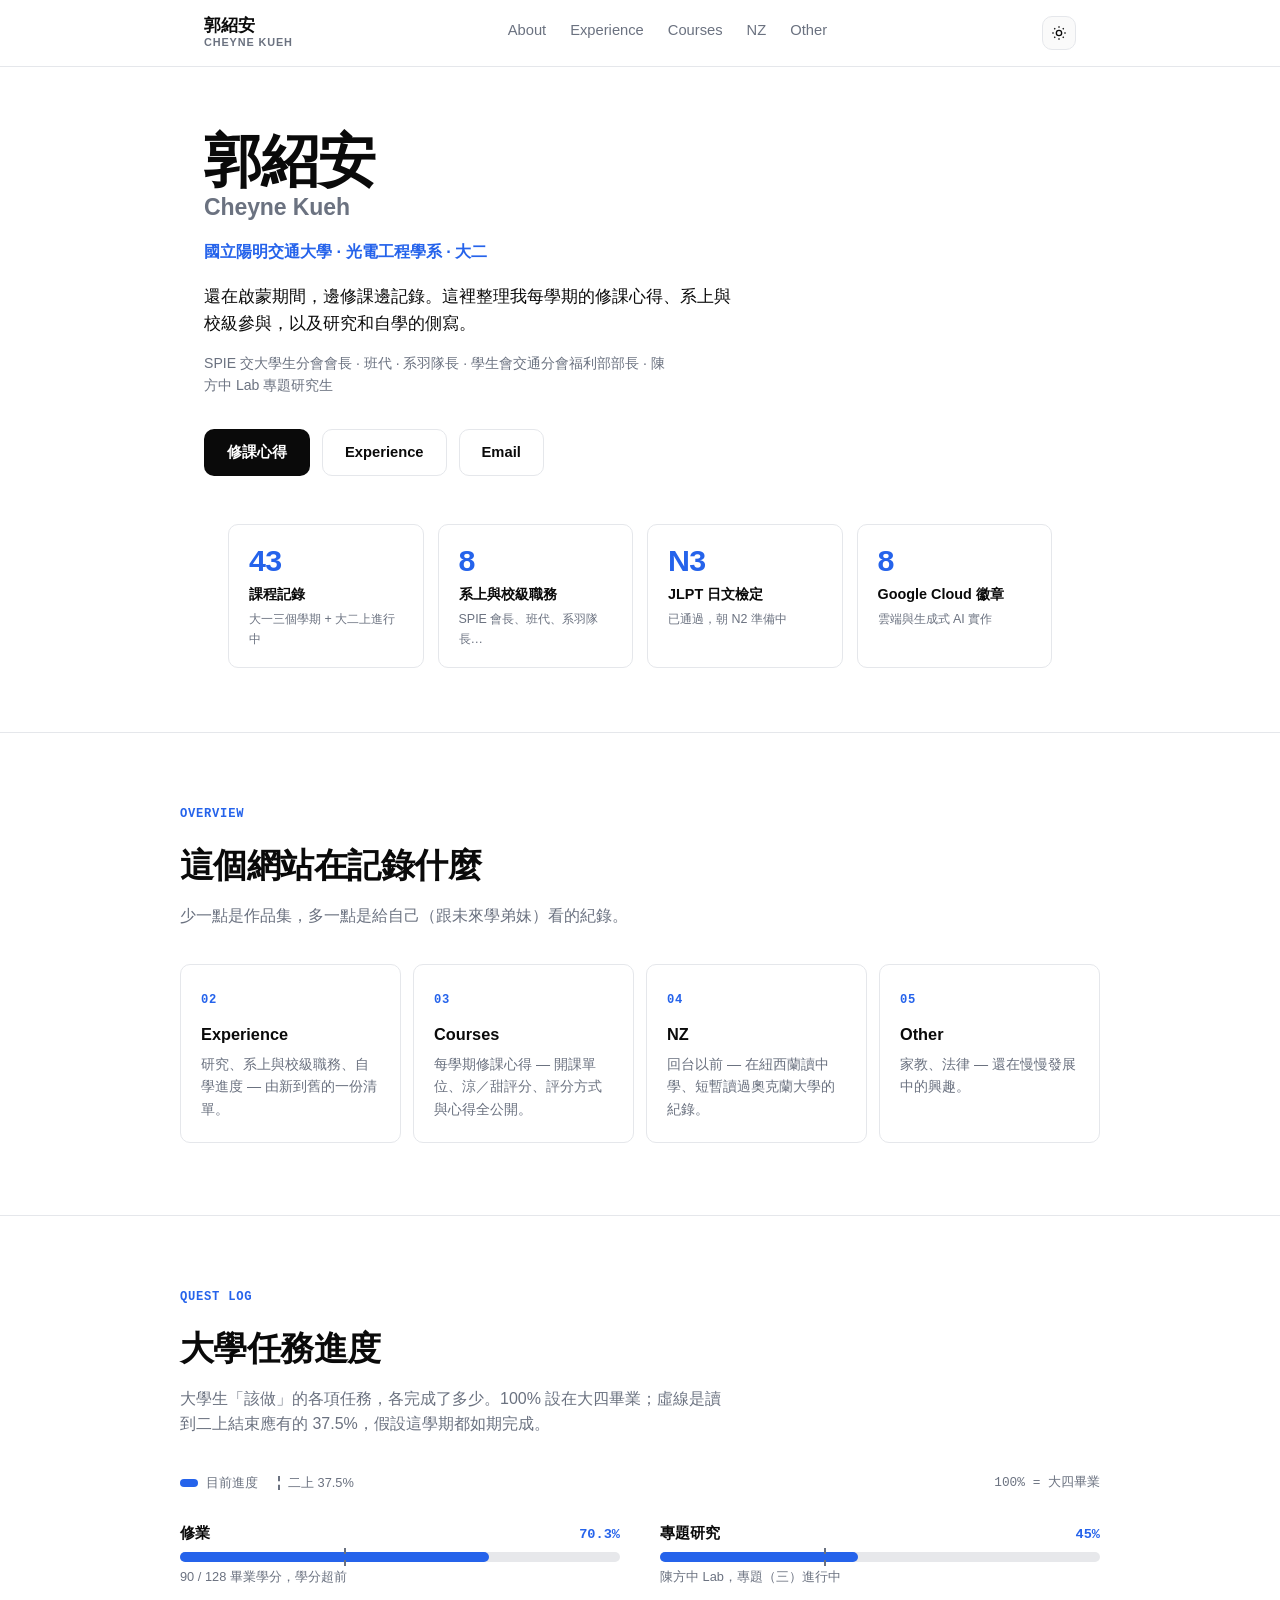
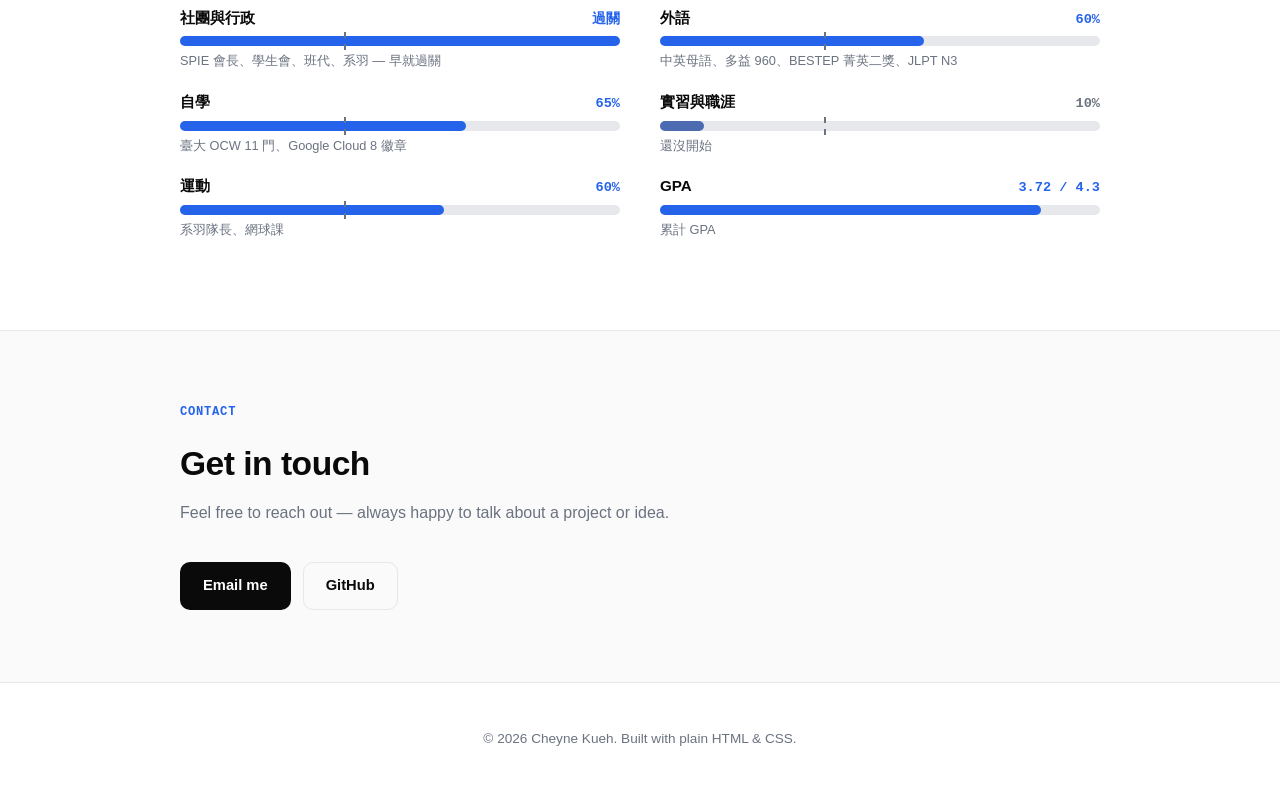
<file: index.html>
<!DOCTYPE html>
<html lang="zh-Hant">
<head>
<meta charset="UTF-8">
<meta name="viewport" content="width=device-width, initial-scale=1.0">
<title>Cheyne Kueh</title>
<meta name="description" content="Cheyne Kueh — NYCU 光電工程學系. 修課心得、系上與校級參與、研究與自學進度，每學期更新。">
<link rel="icon" type="image/png" href="favicon.png">
<link rel="apple-touch-icon" href="apple-touch-icon.png">
<link rel="stylesheet" href="style.css?v=202611200125">
</head>
<body data-page="about">

<div id="nav-mount"></div>

<main id="top">

  <section class="hero">
    <div class="hero-inner reveal">
      <h1>郭紹安<span class="hero-name-en">Cheyne Kueh</span></h1>
      <p class="hero-role">國立陽明交通大學 · 光電工程學系 · 大二</p>
      <p class="hero-lead">還在啟蒙期間，邊修課邊記錄。這裡整理我每學期的修課心得、系上與校級參與，以及研究和自學的側寫。</p>
      <p class="hero-affil">SPIE 交大學生分會會長 · 班代 · 系羽隊長 · 學生會交通分會福利部部長 · 陳方中 Lab 專題研究生</p>
      <div class="hero-actions">
        <a href="courses.html" class="btn btn-primary">修課心得</a>
        <a href="experience.html" class="btn btn-ghost">Experience</a>
        <a href="mailto:cheyneleokueh@gmail.com" class="btn btn-ghost">Email</a>
      </div>
    </div>

    <div class="stat-grid reveal" id="heroStats"></div>
  </section>

  <section class="section">
    <div class="section-inner">
      <p class="eyebrow reveal">OVERVIEW</p>
      <h2 class="reveal">這個網站在記錄什麼</h2>
      <p class="section-sub reveal">少一點是作品集，多一點是給自己（跟未來學弟妹）看的紀錄。</p>

      <div class="overview-grid">
        <a href="experience.html" class="overview-card reveal">
          <span class="overview-num">02</span>
          <h3>Experience</h3>
          <p>研究、系上與校級職務、自學進度 — 由新到舊的一份清單。</p>
        </a>
        <a href="courses.html" class="overview-card reveal">
          <span class="overview-num">03</span>
          <h3>Courses</h3>
          <p>每學期修課心得 — 開課單位、涼／甜評分、評分方式與心得全公開。</p>
        </a>
        <a href="nz.html" class="overview-card reveal">
          <span class="overview-num">04</span>
          <h3>NZ</h3>
          <p>回台以前 — 在紐西蘭讀中學、短暫讀過奧克蘭大學的紀錄。</p>
        </a>
        <a href="other.html" class="overview-card reveal">
          <span class="overview-num">05</span>
          <h3>Other</h3>
          <p>家教、法律 — 還在慢慢發展中的興趣。</p>
        </a>
      </div>
    </div>
  </section>

  <section class="section">
    <div class="section-inner">
      <p class="eyebrow reveal">QUEST LOG</p>
      <h2 class="reveal">大學任務進度</h2>
      <p class="section-sub reveal">大學生「該做」的各項任務，各完成了多少。100% 設在大四畢業；虛線是讀到二上結束應有的 37.5%，假設這學期都如期完成。</p>
      <div class="quest-log reveal" id="questLog"></div>
    </div>
  </section>

  <section class="section section-alt">
    <div class="section-inner contact-inner">
      <p class="eyebrow reveal">CONTACT</p>
      <h2 class="reveal">Get in touch</h2>
      <p class="section-sub reveal">Feel free to reach out — always happy to talk about a project or idea.</p>
      <div class="contact-links reveal">
        <a href="mailto:cheyneleokueh@gmail.com" class="btn btn-primary">Email me</a>
        <a href="https://github.com/cheyneleokueh" target="_blank" rel="noopener" class="btn btn-ghost">GitHub</a>
      </div>
    </div>
  </section>

</main>

<div id="footer-mount"></div>

<script src="data.js?v=202611200125"></script>
<script src="partials.js?v=202611200125"></script>
<script src="script.js?v=202611200125"></script>
</body>
</html>
</file>
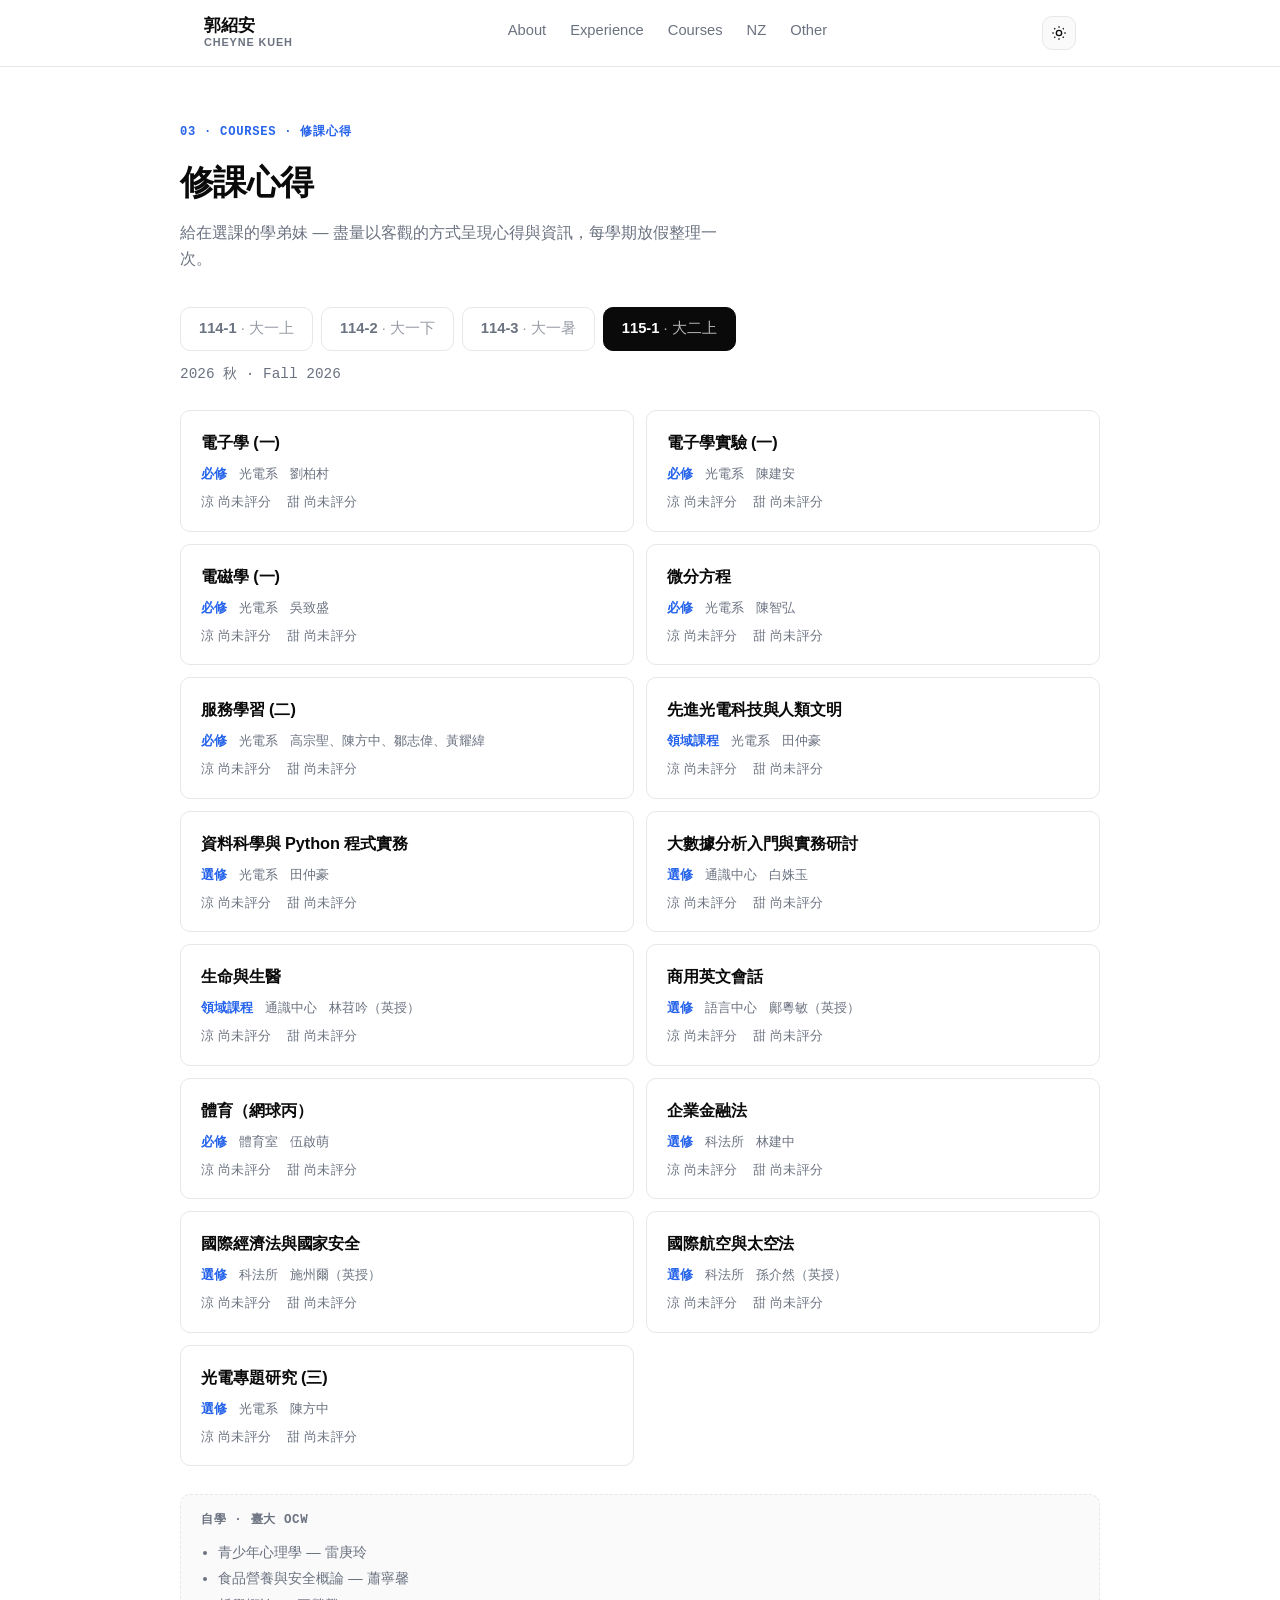
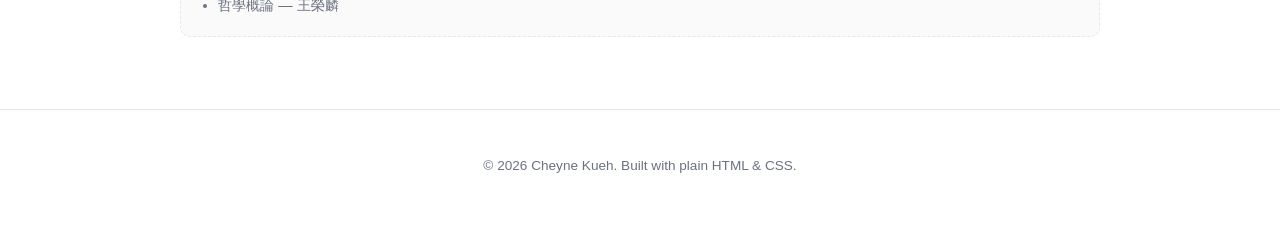
<file: courses.html>
<!DOCTYPE html>
<html lang="zh-Hant">
<head>
<meta charset="UTF-8">
<meta name="viewport" content="width=device-width, initial-scale=1.0">
<title>Courses — Cheyne Kueh</title>
<meta name="description" content="Cheyne Kueh — 修課心得，給在選課的學弟妹。">
<link rel="icon" type="image/png" href="favicon.png">
<link rel="apple-touch-icon" href="apple-touch-icon.png">
<link rel="stylesheet" href="style.css?v=202611200125">
</head>
<body data-page="courses">

<div id="nav-mount"></div>

<main>
  <section class="section section-top">
    <div class="section-inner">
      <p class="eyebrow reveal">03 · COURSES · 修課心得</p>
      <h2 class="reveal">修課心得</h2>
      <p class="section-sub reveal">給在選課的學弟妹 — 盡量以客觀的方式呈現心得與資訊，每學期放假整理一次。</p>

      <div class="term-tabs reveal" id="termTabs" role="tablist"></div>
      <div id="courseTerms"></div>
    </div>
  </section>
</main>

<div id="footer-mount"></div>

<script src="data.js?v=202611200125"></script>
<script src="partials.js?v=202611200125"></script>
<script src="script.js?v=202611200125"></script>
</body>
</html>
</file>
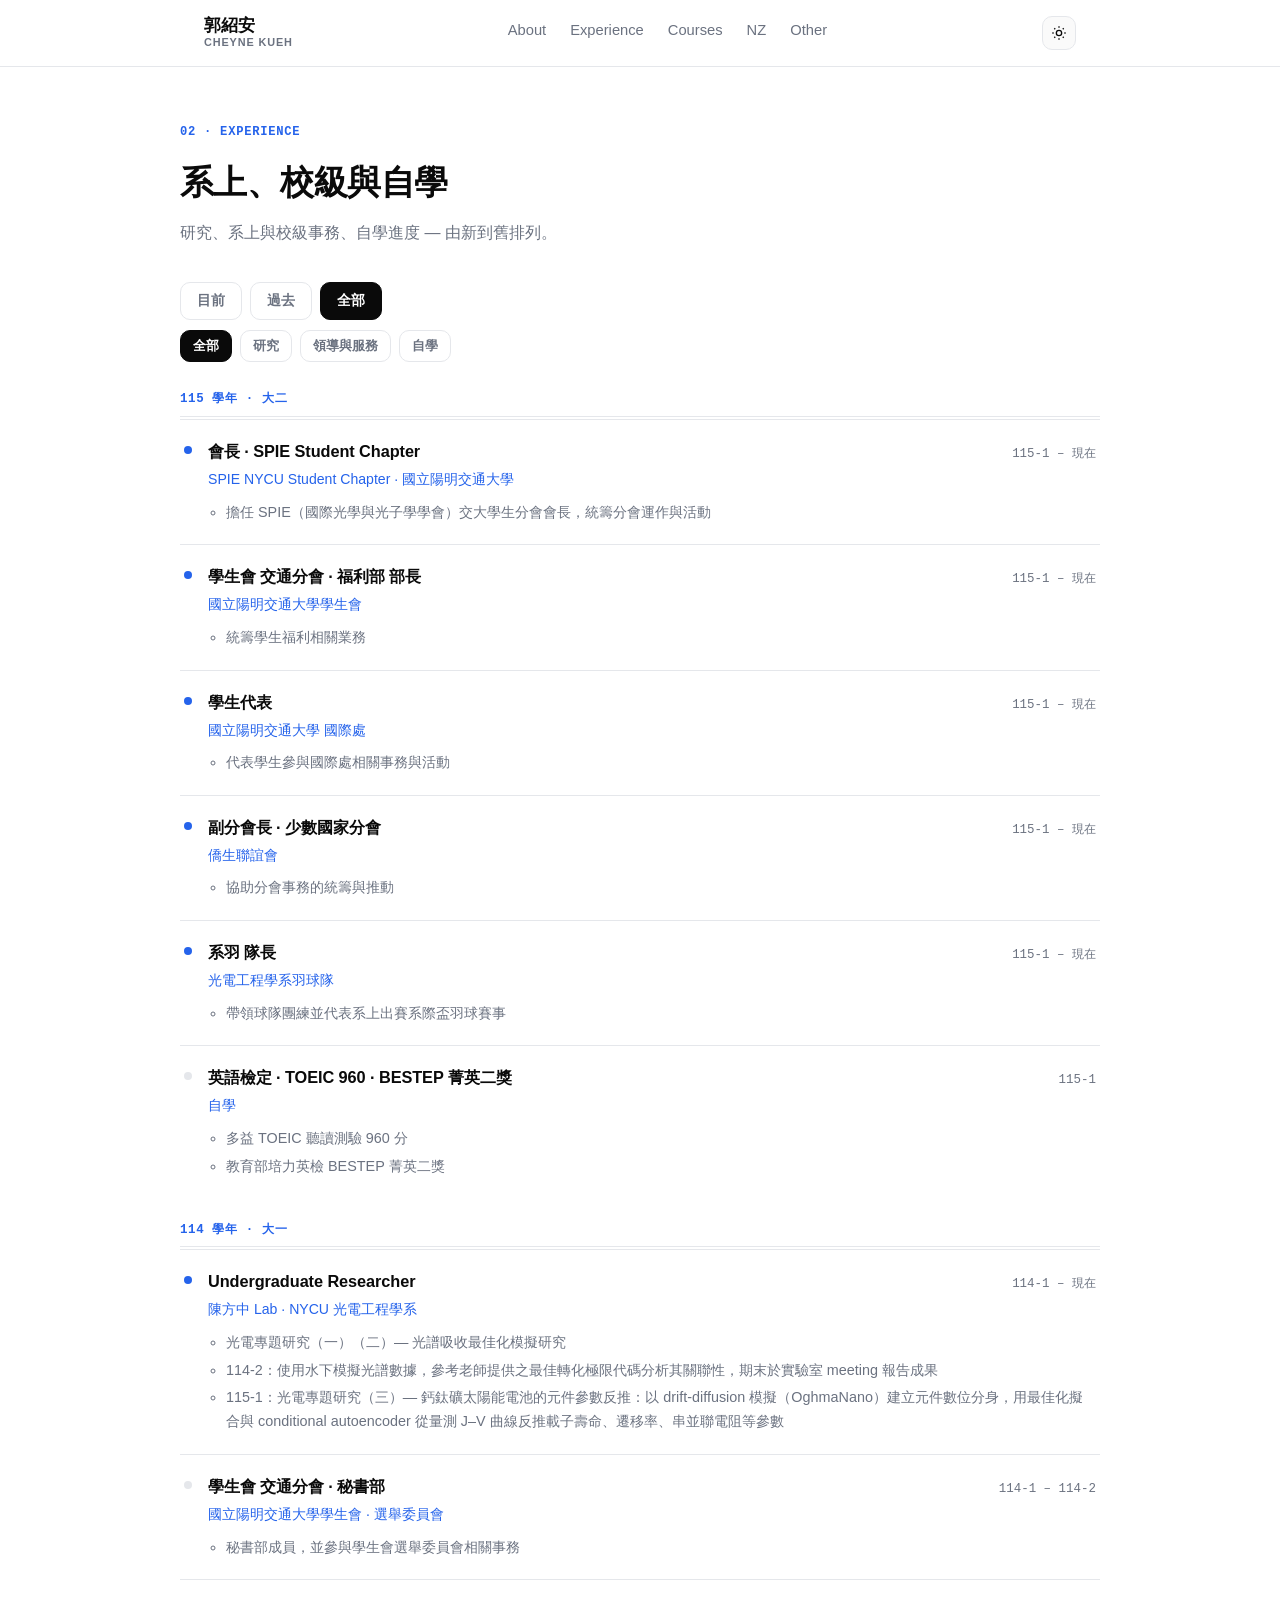
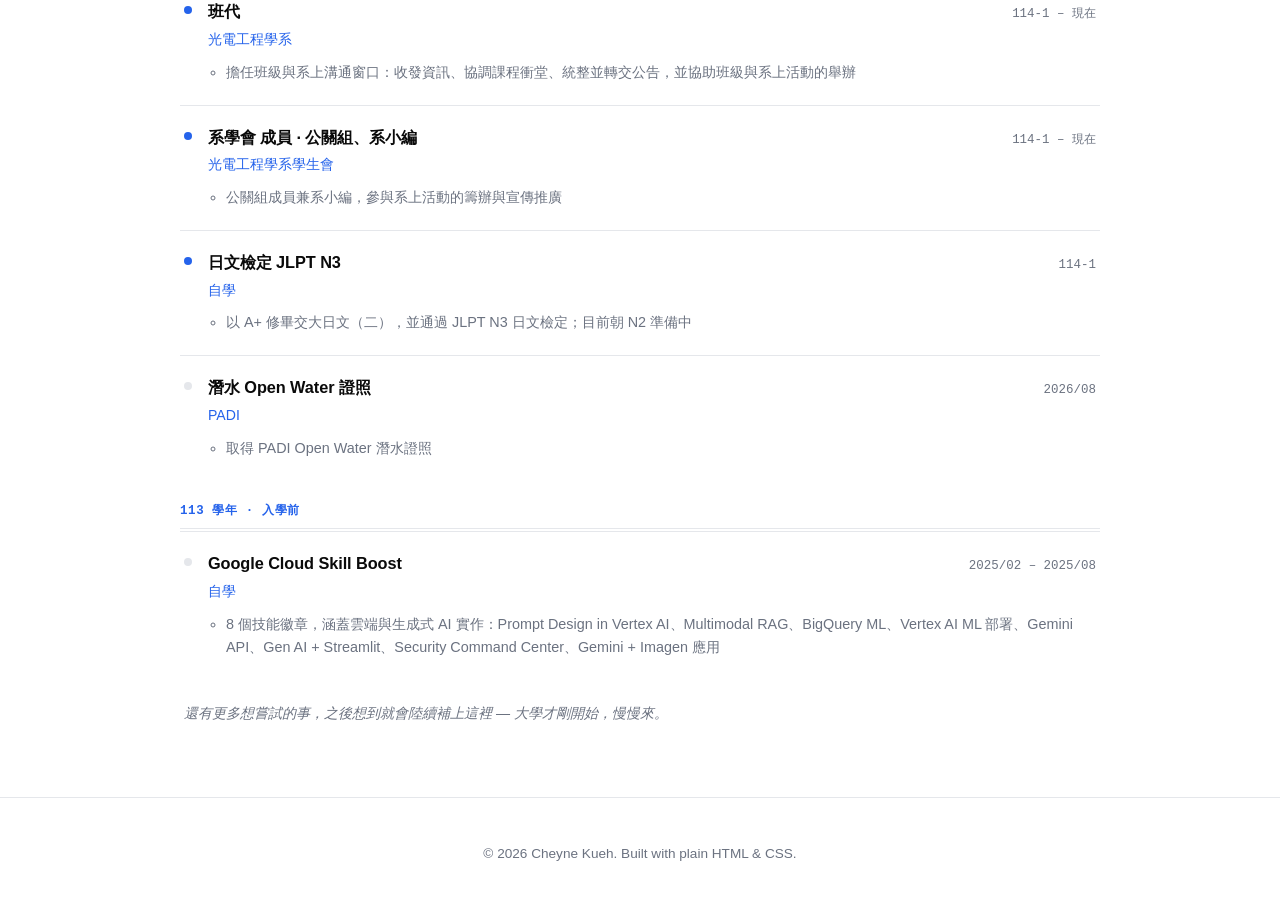
<file: experience.html>
<!DOCTYPE html>
<html lang="zh-Hant">
<head>
<meta charset="UTF-8">
<meta name="viewport" content="width=device-width, initial-scale=1.0">
<title>Experience — Cheyne Kueh</title>
<meta name="description" content="Cheyne Kueh — 研究、系上與校級事務、自學進度。">
<link rel="icon" type="image/png" href="favicon.png">
<link rel="apple-touch-icon" href="apple-touch-icon.png">
<link rel="stylesheet" href="style.css?v=202611200125">
</head>
<body data-page="experience">

<div id="nav-mount"></div>

<main>
  <section class="section section-top">
    <div class="section-inner">
      <p class="eyebrow reveal">02 · EXPERIENCE</p>
      <h2 class="reveal">系上、校級與自學</h2>
      <p class="section-sub reveal">研究、系上與校級事務、自學進度 — 由新到舊排列。</p>

      <div class="tag-filters reveal" id="tagFilters"></div>
      <ol class="exp-feed" id="expFeed"></ol>
      <p class="exp-note reveal" id="expNote"></p>
    </div>
  </section>
</main>

<div id="footer-mount"></div>

<script src="data.js?v=202611200125"></script>
<script src="partials.js?v=202611200125"></script>
<script src="script.js?v=202611200125"></script>
</body>
</html>
</file>
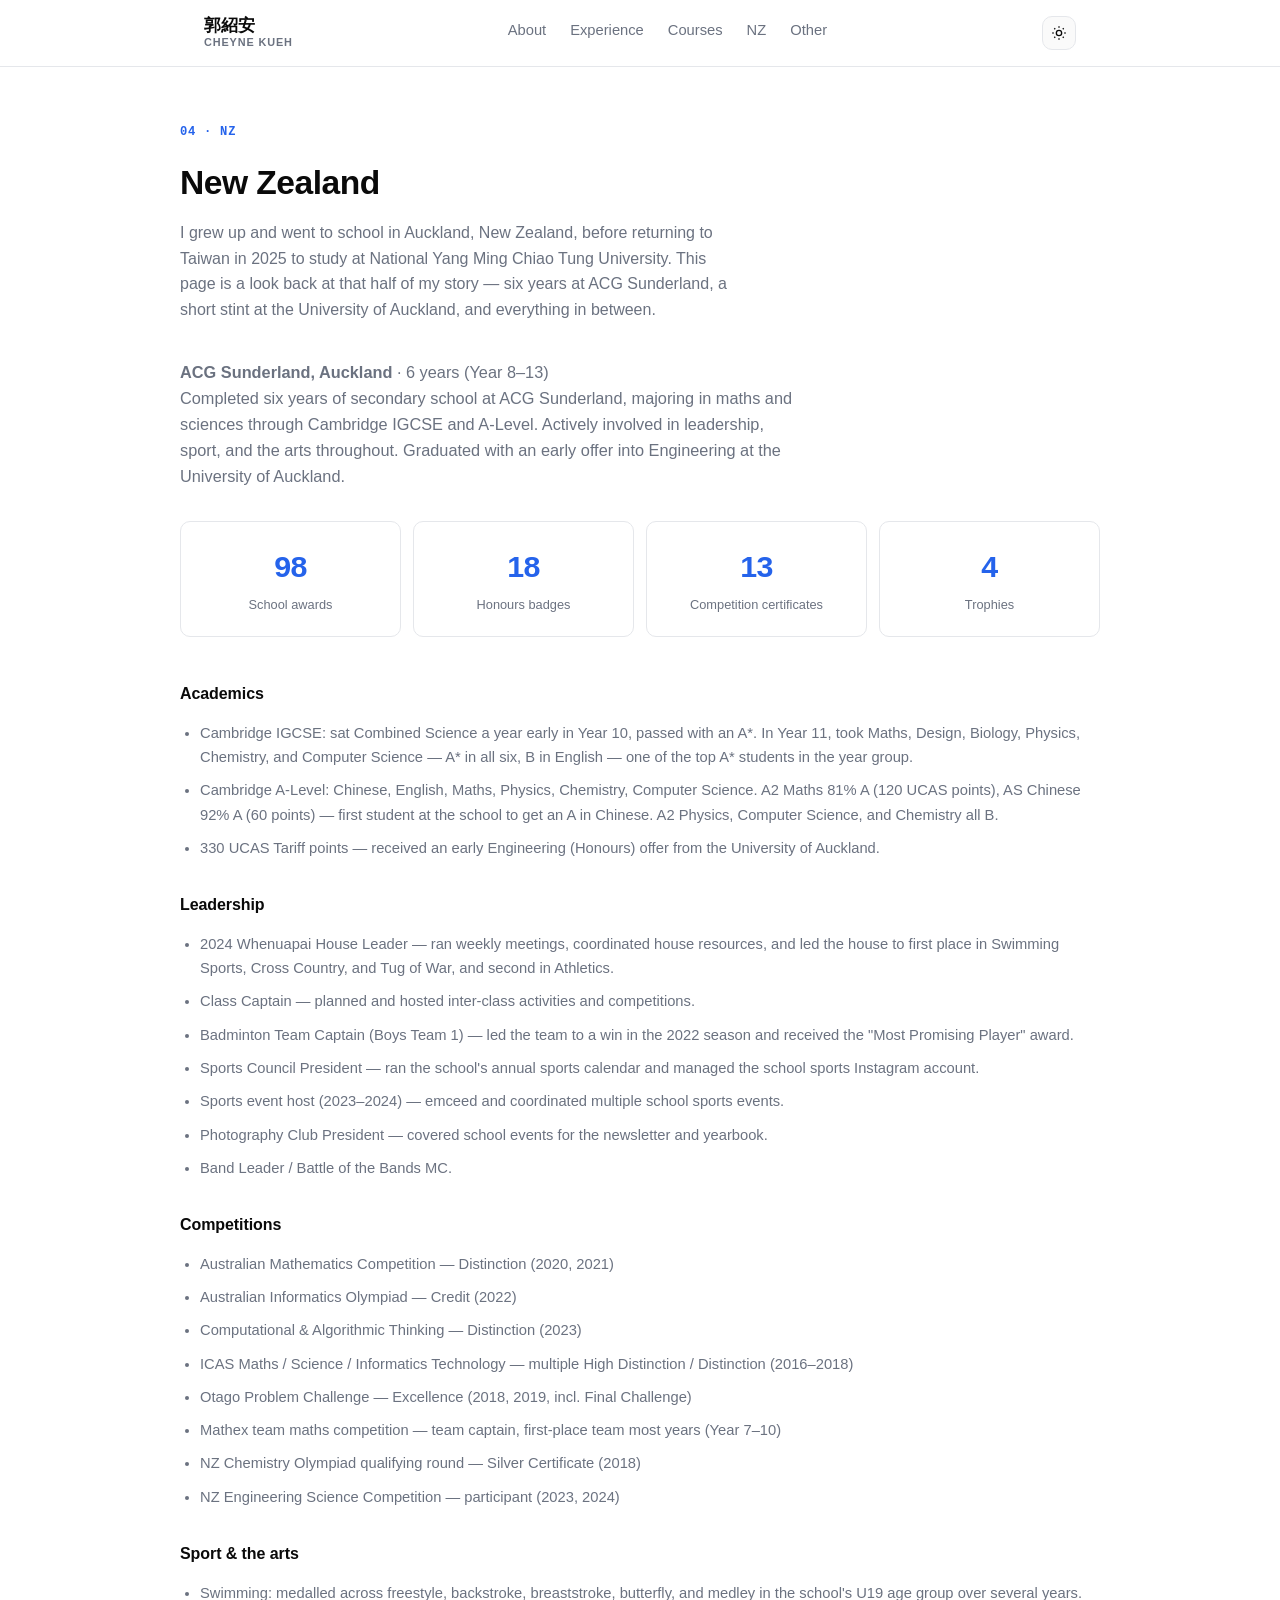
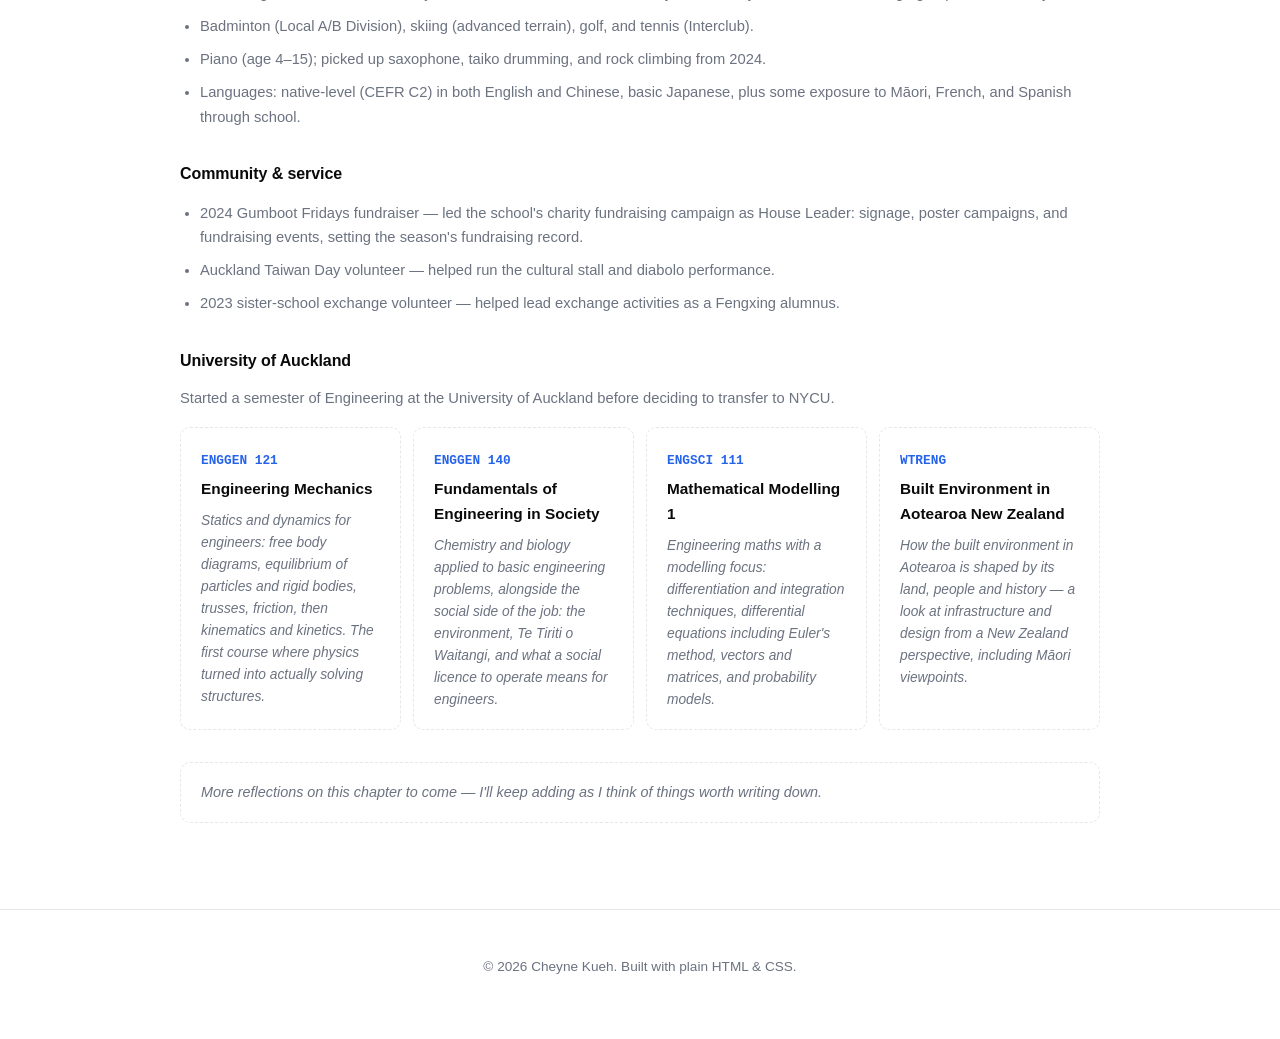
<file: nz.html>
<!DOCTYPE html>
<html lang="en">
<head>
<meta charset="UTF-8">
<meta name="viewport" content="width=device-width, initial-scale=1.0">
<title>NZ — Cheyne Kueh</title>
<meta name="description" content="Cheyne Kueh — growing up and going to school in New Zealand.">
<link rel="icon" type="image/png" href="favicon.png">
<link rel="apple-touch-icon" href="apple-touch-icon.png">
<link rel="stylesheet" href="style.css?v=202611200125">
</head>
<body data-page="nz">

<div id="nav-mount"></div>

<main>
  <section class="section section-top">
    <div class="section-inner">
      <p class="eyebrow reveal">04 · NZ</p>
      <h2 class="reveal">New Zealand</h2>
      <p class="section-sub reveal" id="nzIntro"></p>
      <div id="nzBody"></div>
    </div>
  </section>
</main>

<div id="footer-mount"></div>

<script src="data.js?v=202611200125"></script>
<script src="partials.js?v=202611200125"></script>
<script src="script.js?v=202611200125"></script>
</body>
</html>
</file>
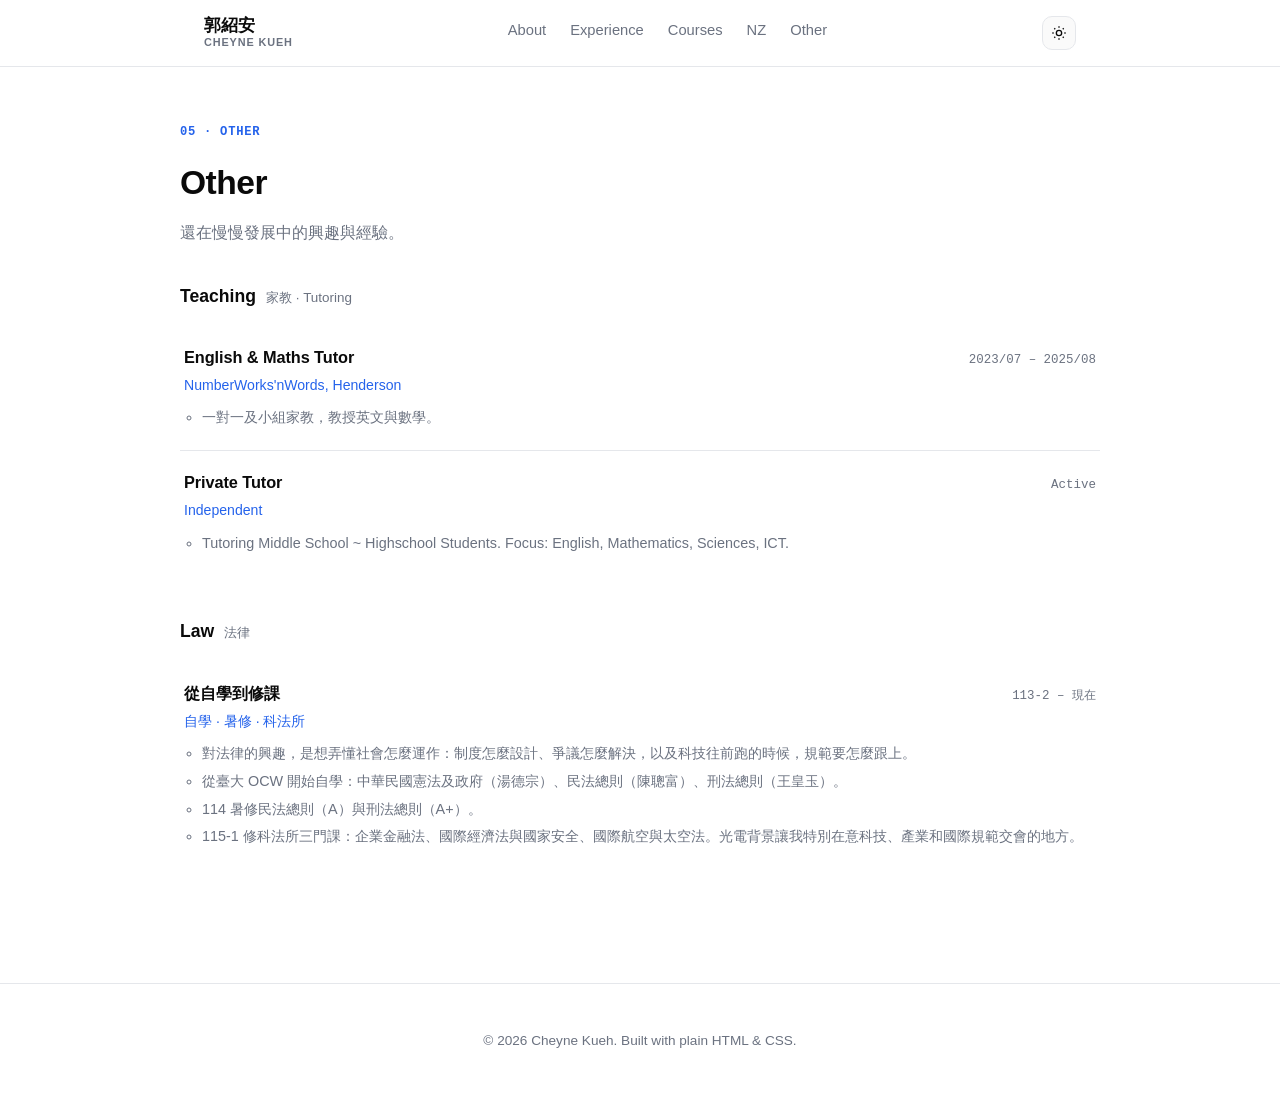
<file: other.html>
<!DOCTYPE html>
<html lang="zh-Hant">
<head>
<meta charset="UTF-8">
<meta name="viewport" content="width=device-width, initial-scale=1.0">
<title>Other — Cheyne Kueh</title>
<meta name="description" content="Cheyne Kueh — 家教、法律。">
<link rel="icon" type="image/png" href="favicon.png">
<link rel="apple-touch-icon" href="apple-touch-icon.png">
<link rel="stylesheet" href="style.css?v=202611200125">
</head>
<body data-page="other">

<div id="nav-mount"></div>

<main>
  <section class="section section-top">
    <div class="section-inner">
      <p class="eyebrow reveal">05 · OTHER</p>
      <h2 class="reveal">Other</h2>
      <p class="section-sub reveal">還在慢慢發展中的興趣與經驗。</p>
      <div id="otherBody"></div>
    </div>
  </section>
</main>

<div id="footer-mount"></div>

<script src="data.js?v=202611200125"></script>
<script src="partials.js?v=202611200125"></script>
<script src="script.js?v=202611200125"></script>
</body>
</html>
</file>
<file: style.css>
:root {
  --bg: #ffffff;
  --bg-alt: #fafafa;
  --card: #ffffff;
  --text: #0a0a0a;
  --text-muted: #6b7280;
  --border: #e5e7eb;
  --accent: #2563eb;
  --accent-text: #ffffff;
  --radius: 10px;
  --max-width: 920px;
  --mono: ui-monospace, "SF Mono", "Cascadia Code", Consolas, monospace;
  --sans: -apple-system, BlinkMacSystemFont, "Segoe UI", Inter, Roboto, Helvetica, Arial, sans-serif;
}

:root[data-theme="dark"] {
  --bg: #0a0a0a;
  --bg-alt: #111113;
  --card: #141416;
  --text: #f5f5f5;
  --text-muted: #9a9aa4;
  --border: #27272a;
  --accent: #5b9dff;
  --accent-text: #0a0a0a;
}

@media (prefers-color-scheme: dark) {
  :root:not([data-theme="light"]) {
    --bg: #0a0a0a;
    --bg-alt: #111113;
    --card: #141416;
    --text: #f5f5f5;
    --text-muted: #9a9aa4;
    --border: #27272a;
    --accent: #5b9dff;
    --accent-text: #0a0a0a;
  }
}

* { box-sizing: border-box; }

html { scroll-behavior: smooth; }

body {
  margin: 0;
  background: var(--bg);
  color: var(--text);
  font-family: var(--sans);
  line-height: 1.6;
  -webkit-font-smoothing: antialiased;
  transition: background 0.2s ease, color 0.2s ease;
}

a { color: inherit; }

/* Nav */
.nav {
  position: sticky;
  top: 0;
  z-index: 10;
  background: color-mix(in srgb, var(--bg) 88%, transparent);
  backdrop-filter: blur(10px);
  border-bottom: 1px solid var(--border);
}

.nav-inner {
  max-width: var(--max-width);
  margin: 0 auto;
  padding: 16px 24px;
  display: flex;
  align-items: flex-start;
  justify-content: space-between;
  gap: 20px;
  flex-wrap: wrap;
}

.nav-brand {
  text-decoration: none;
  display: flex;
  flex-direction: column;
  line-height: 1.2;
}

.nav-brand-zh {
  font-weight: 800;
  font-size: 1.05rem;
  letter-spacing: -0.01em;
}

.nav-brand-en {
  font-size: 0.68rem;
  font-weight: 600;
  letter-spacing: 0.08em;
  color: var(--text-muted);
}

.nav-links {
  display: flex;
  gap: 24px;
  padding-top: 3px;
  flex-wrap: wrap;
}

.nav-links a {
  text-decoration: none;
  color: var(--text-muted);
  font-size: 0.92rem;
  font-weight: 500;
  transition: color 0.15s ease;
}

.nav-links a:hover { color: var(--text); }

.theme-toggle {
  border: 1px solid var(--border);
  background: var(--bg-alt);
  color: var(--text);
  width: 34px;
  height: 34px;
  border-radius: var(--radius);
  display: flex;
  align-items: center;
  justify-content: center;
  cursor: pointer;
}

.theme-toggle svg { width: 16px; height: 16px; }
.theme-toggle .icon-moon { display: none; }
:root[data-theme="dark"] .theme-toggle .icon-sun { display: none; }
:root[data-theme="dark"] .theme-toggle .icon-moon { display: block; }

/* Hero */
.hero {
  max-width: var(--max-width);
  margin: 0 auto;
  padding: 64px 24px 0;
}

.hero h1 {
  font-size: clamp(2.4rem, 6vw, 3.6rem);
  font-weight: 800;
  line-height: 1.05;
  letter-spacing: -0.02em;
  margin: 0 0 6px;
  text-wrap: balance;
}

.hero-name-en {
  display: block;
  font-size: 0.4em;
  font-weight: 600;
  color: var(--text-muted);
  letter-spacing: -0.005em;
  margin-top: 4px;
}

.hero-role {
  font-size: 1.02rem;
  font-weight: 600;
  color: var(--accent);
  margin: 18px 0 20px;
}

.hero-lead {
  font-size: 1.05rem;
  color: var(--text);
  max-width: 58ch;
  margin: 0 0 14px;
}

.hero-affil {
  font-size: 0.88rem;
  color: var(--text-muted);
  max-width: 60ch;
  margin: 0 0 32px;
}

.hero-actions {
  display: flex;
  gap: 12px;
  flex-wrap: wrap;
  margin-bottom: 48px;
}

/* Buttons */
.btn {
  display: inline-flex;
  align-items: center;
  padding: 11px 22px;
  border-radius: var(--radius);
  font-size: 0.92rem;
  font-weight: 600;
  text-decoration: none;
  border: 1px solid transparent;
  transition: transform 0.15s ease, opacity 0.15s ease, background 0.15s ease;
}

.btn:hover { transform: translateY(-1px); }

.btn-primary {
  background: var(--text);
  color: var(--bg);
}

.btn-primary:hover { opacity: 0.85; }

.btn-ghost {
  background: transparent;
  border-color: var(--border);
  color: var(--text);
}

.btn-ghost:hover { background: var(--bg-alt); }

/* Stat grid (hero) */
.stat-grid {
  max-width: var(--max-width);
  margin: 0 auto;
  padding: 0 24px 64px;
  display: grid;
  grid-template-columns: repeat(auto-fit, minmax(160px, 1fr));
  gap: 14px;
}

.stat-tile {
  background: var(--card);
  border: 1px solid var(--border);
  border-radius: var(--radius);
  padding: 20px 20px 18px;
}

.stat-tile .value {
  display: block;
  font-size: 1.9rem;
  font-weight: 800;
  color: var(--accent);
  font-variant-numeric: tabular-nums;
  letter-spacing: -0.02em;
  line-height: 1;
  margin-bottom: 8px;
}

.stat-tile .label {
  font-size: 0.9rem;
  font-weight: 600;
  margin-bottom: 3px;
}

.stat-tile .note {
  font-size: 0.78rem;
  color: var(--text-muted);
}

/* Sections */
.section { padding: 72px 24px; border-top: 1px solid var(--border); }

.section-top { border-top: none; padding-top: 56px; }

.section-alt { background: var(--bg-alt); }

.section-inner {
  max-width: var(--max-width);
  margin: 0 auto;
}

.eyebrow {
  font-family: var(--mono);
  font-size: 0.76rem;
  font-weight: 600;
  letter-spacing: 0.06em;
  color: var(--accent);
  margin: 0 0 14px;
}

.section h2 {
  font-size: clamp(1.6rem, 3.4vw, 2.1rem);
  font-weight: 800;
  letter-spacing: -0.015em;
  margin: 0 0 10px;
  text-wrap: balance;
}

.section-sub {
  color: var(--text-muted);
  font-size: 1rem;
  max-width: 62ch;
  margin: 0 0 36px;
}

/* Term tabs (Courses) */
.term-tabs {
  display: flex;
  gap: 8px;
  margin-bottom: 28px;
  flex-wrap: wrap;
}

.term-tab {
  font: inherit;
  font-size: 0.92rem;
  font-weight: 600;
  cursor: pointer;
  padding: 9px 18px;
  border-radius: var(--radius);
  border: 1px solid var(--border);
  background: var(--card);
  color: var(--text-muted);
  transition: background 0.15s ease, color 0.15s ease, border-color 0.15s ease;
}

.term-tab:hover { color: var(--text); }

.term-tab[aria-selected="true"] {
  background: var(--text);
  border-color: var(--text);
  color: var(--bg);
}

.term-period {
  color: var(--text-muted);
  font-size: 0.9rem;
  margin: -16px 0 24px;
  font-family: var(--mono);
}

/* Course cards */
.course-grid {
  display: grid;
  grid-template-columns: repeat(auto-fit, minmax(300px, 1fr));
  gap: 12px;
}

.course-card {
  background: var(--card);
  border: 1px solid var(--border);
  border-radius: var(--radius);
  overflow: hidden;
}

.course-card summary {
  list-style: none;
  cursor: pointer;
  padding: 18px 20px;
  display: flex;
  flex-direction: column;
  gap: 8px;
}

.course-card summary::-webkit-details-marker { display: none; }

.course-card-top {
  display: flex;
  align-items: center;
  justify-content: space-between;
  gap: 12px;
}

.course-card h3 {
  margin: 0;
  font-size: 1.02rem;
  font-weight: 700;
  letter-spacing: -0.005em;
}

.course-grade {
  font-family: var(--mono);
  font-weight: 700;
  font-size: 0.88rem;
  color: var(--accent);
  white-space: nowrap;
}

.course-meta {
  display: flex;
  flex-wrap: wrap;
  gap: 6px 12px;
  font-size: 0.82rem;
  color: var(--text-muted);
}

.course-meta .course-type {
  color: var(--accent);
  font-weight: 600;
}

.course-ratings {
  display: flex;
  gap: 16px;
  font-size: 0.8rem;
  color: var(--text-muted);
  letter-spacing: 0.02em;
}

.course-ratings .star-fill { color: var(--accent); }
.course-ratings .star-empty { color: var(--border); }

.course-card[open] summary { border-bottom: 1px solid var(--border); }

.course-body {
  padding: 4px 20px 20px;
  display: flex;
  flex-direction: column;
  gap: 14px;
}

.course-field h4 {
  margin: 0 0 4px;
  font-family: var(--mono);
  font-size: 0.72rem;
  font-weight: 600;
  text-transform: uppercase;
  letter-spacing: 0.05em;
  color: var(--text-muted);
}

.course-field p {
  margin: 0;
  font-size: 0.92rem;
  line-height: 1.65;
}

/* Experience feed */
.tag-filters {
  display: flex;
  flex-direction: column;
  gap: 10px;
  margin-bottom: 28px;
}

.filter-row {
  display: flex;
  gap: 8px;
  flex-wrap: wrap;
}

.filter-row-sub .tag-filter {
  font-size: 0.8rem;
  padding: 5px 12px;
}

.exp-year {
  font-family: var(--mono);
  font-size: 0.78rem;
  font-weight: 600;
  letter-spacing: 0.05em;
  color: var(--accent);
  padding: 22px 0 6px;
  border-bottom: 1px solid var(--border);
}

.exp-year:first-child { padding-top: 0; }

.exp-empty {
  color: var(--text-muted);
  font-size: 0.9rem;
  padding: 18px 0;
}

.tag-filter {
  font: inherit;
  font-size: 0.86rem;
  font-weight: 600;
  cursor: pointer;
  padding: 7px 16px;
  border-radius: var(--radius);
  border: 1px solid var(--border);
  background: transparent;
  color: var(--text-muted);
  transition: background 0.15s ease, color 0.15s ease, border-color 0.15s ease;
}

.tag-filter:hover { color: var(--text); }

.tag-filter[aria-pressed="true"] {
  background: var(--text);
  border-color: var(--text);
  color: var(--bg);
}

.exp-feed {
  list-style: none;
  margin: 0;
  padding: 0;
  display: flex;
  flex-direction: column;
  gap: 2px;
}

.exp-item {
  display: flex;
  gap: 16px;
  padding: 18px 4px;
  border-top: 1px solid var(--border);
}

.exp-item:first-child { border-top: none; }

.exp-status {
  flex-shrink: 0;
  width: 8px;
  height: 8px;
  border-radius: 999px;
  margin-top: 8px;
  background: var(--border);
}

.exp-status.is-active { background: var(--accent); }

.exp-main { flex: 1; min-width: 0; }

.exp-top {
  display: flex;
  flex-wrap: wrap;
  align-items: baseline;
  justify-content: space-between;
  gap: 4px 16px;
}

.exp-title {
  margin: 0;
  font-size: 1.02rem;
  font-weight: 700;
  letter-spacing: -0.005em;
}

.exp-period {
  font-family: var(--mono);
  font-size: 0.78rem;
  color: var(--text-muted);
  white-space: nowrap;
}

.exp-org {
  font-size: 0.88rem;
  color: var(--accent);
  margin: 3px 0 10px;
}

.exp-bullets {
  margin: 0;
  padding-left: 18px;
  color: var(--text-muted);
  font-size: 0.9rem;
  line-height: 1.65;
  display: flex;
  flex-direction: column;
  gap: 4px;
}

/* High school */
.hs-intro {
  color: var(--text-muted);
  font-size: 1.02rem;
  max-width: 68ch;
  margin: 0 0 32px;
}

.hs-stats {
  display: grid;
  grid-template-columns: repeat(auto-fit, minmax(110px, 1fr));
  gap: 12px;
  margin-bottom: 44px;
}

.hs-stat {
  text-align: center;
  padding: 20px 10px;
  border: 1px solid var(--border);
  border-radius: var(--radius);
  background: var(--card);
}

.hs-stat .value {
  display: block;
  font-size: 1.9rem;
  font-weight: 800;
  color: var(--accent);
  font-variant-numeric: tabular-nums;
  letter-spacing: -0.02em;
}

.hs-stat .label {
  font-size: 0.8rem;
  color: var(--text-muted);
  margin-top: 2px;
}

.hs-section { margin-bottom: 32px; }

.hs-section h3 {
  font-size: 1rem;
  font-weight: 700;
  margin: 0 0 14px;
  letter-spacing: -0.005em;
}

.hs-section ul {
  margin: 0;
  padding-left: 20px;
  display: flex;
  flex-direction: column;
  gap: 9px;
}

.hs-section li {
  color: var(--text-muted);
  font-size: 0.92rem;
  line-height: 1.65;
}

/* About */
.about-text {
  color: var(--text-muted);
  font-size: 1.02rem;
  max-width: 62ch;
}

/* Contact */
.contact-inner { text-align: left; }

.contact-links {
  display: flex;
  gap: 12px;
  flex-wrap: wrap;
}

/* Footer */
.footer {
  padding: 32px 24px 48px;
  text-align: center;
  color: var(--text-muted);
  font-size: 0.85rem;
  border-top: 1px solid var(--border);
}

/* Reveal on scroll */
.reveal {
  opacity: 0;
  transform: translateY(12px);
  transition: opacity 0.5s ease, transform 0.5s ease;
}

.reveal.in-view {
  opacity: 1;
  transform: translateY(0);
}

@media (prefers-reduced-motion: reduce) {
  .reveal { opacity: 1; transform: none; transition: none; }
  html { scroll-behavior: auto; }
}

@media (max-width: 640px) {
  .nav-links { gap: 16px; }
  .hero { padding: 48px 20px 0; }
  .section { padding: 56px 20px; }
}

/* Overview cards (About page) */
.overview-grid {
  display: grid;
  grid-template-columns: repeat(auto-fit, minmax(220px, 1fr));
  gap: 12px;
}

.overview-card {
  display: block;
  background: var(--card);
  border: 1px solid var(--border);
  border-radius: var(--radius);
  padding: 20px 20px 22px;
  text-decoration: none;
  color: var(--text);
  transition: border-color 0.15s ease, transform 0.15s ease;
}

.overview-card:hover {
  border-color: var(--accent);
  transform: translateY(-1px);
}

.overview-num {
  font-family: var(--mono);
  font-size: 0.76rem;
  font-weight: 600;
  color: var(--accent);
  letter-spacing: 0.05em;
}

.overview-card h3 {
  margin: 10px 0 6px;
  font-size: 1.02rem;
  font-weight: 700;
}

.overview-card p {
  margin: 0;
  font-size: 0.88rem;
  color: var(--text-muted);
  line-height: 1.6;
}

/* Experience note */
.exp-note {
  margin: 24px 4px 0;
  font-size: 0.88rem;
  color: var(--text-muted);
  font-style: italic;
}

/* Open Source / placeholder cards */
.os-card {
  background: var(--card);
  border: 1px dashed var(--border);
  border-radius: var(--radius);
  padding: 20px;
}

.os-card .os-tag {
  display: inline-block;
  font-family: var(--mono);
  font-size: 0.72rem;
  font-weight: 600;
  letter-spacing: 0.04em;
  color: var(--text-muted);
  border: 1px solid var(--border);
  border-radius: 999px;
  padding: 2px 10px;
  margin-bottom: 10px;
}

.os-card h3 {
  margin: 0 0 8px;
  font-size: 1rem;
  font-weight: 700;
}

.os-card p {
  margin: 0;
  font-size: 0.88rem;
  color: var(--text-muted);
  line-height: 1.6;
  font-style: italic;
}

/* NZ / Other — reusable stat + grouped-list blocks (.hs-* defined above) */
.hs-more {
  margin-top: 32px;
  padding: 18px 20px;
  border: 1px dashed var(--border);
  border-radius: var(--radius);
  color: var(--text-muted);
  font-size: 0.9rem;
  font-style: italic;
}

/* UoA course cards (NZ page) */
.uoa-grid {
  display: grid;
  grid-template-columns: repeat(auto-fit, minmax(220px, 1fr));
  gap: 12px;
}

.uoa-card {
  background: var(--card);
  border: 1px dashed var(--border);
  border-radius: var(--radius);
  padding: 18px 20px;
}

.uoa-card .code {
  font-family: var(--mono);
  font-size: 0.8rem;
  font-weight: 700;
  color: var(--accent);
}

.uoa-card h4 {
  margin: 6px 0 8px;
  font-size: 0.96rem;
  font-weight: 700;
}

.uoa-card p {
  margin: 0;
  font-size: 0.86rem;
  color: var(--text-muted);
  font-style: italic;
  line-height: 1.6;
}

/* Other page subsections */
.other-group { margin-bottom: 44px; }

.other-group-heading {
  display: flex;
  align-items: baseline;
  gap: 10px;
  margin-bottom: 16px;
}

.other-group-heading h3 {
  margin: 0;
  font-size: 1.1rem;
  font-weight: 800;
}

.other-group-heading .subtitle {
  font-size: 0.84rem;
  color: var(--text-muted);
}

/* Quest log (About page) */
.quest-legend {
  display: flex;
  flex-wrap: wrap;
  gap: 8px 20px;
  font-size: 0.8rem;
  color: var(--text-muted);
  margin-bottom: 28px;
}

.quest-legend span { display: inline-flex; align-items: center; gap: 8px; }
.quest-legend-end { margin-left: auto; font-family: var(--mono); }

.legend-fill {
  width: 18px;
  height: 8px;
  border-radius: 4px;
  background: var(--accent);
}

.legend-baseline {
  width: 0;
  height: 14px;
  border-left: 2px dashed var(--text-muted);
}

.quest-grid {
  display: grid;
  grid-template-columns: repeat(2, minmax(0, 1fr));
  gap: 0 40px;
}

@media (max-width: 640px) {
  .quest-grid { grid-template-columns: 1fr; }
}

.quest-row { margin-bottom: 18px; }

.quest-head {
  display: flex;
  justify-content: space-between;
  align-items: baseline;
  gap: 12px;
  margin-bottom: 6px;
}

.quest-label { font-weight: 600; font-size: 0.95rem; }

.quest-value {
  font-family: var(--mono);
  font-size: 0.85rem;
  font-weight: 600;
  font-variant-numeric: tabular-nums;
  color: var(--accent);
}

.quest-track {
  position: relative;
  height: 10px;
  border-radius: 5px;
  background: color-mix(in srgb, var(--text-muted) 16%, transparent);
}

.quest-fill {
  height: 100%;
  border-radius: 5px;
  background: var(--accent);
}

.quest-row.is-behind .quest-fill { background: color-mix(in srgb, var(--accent) 45%, var(--text-muted)); }
.quest-row.is-behind .quest-value { color: var(--text-muted); }

.quest-baseline {
  position: absolute;
  top: -4px;
  bottom: -4px;
  border-left: 2px dashed var(--text-muted);
  transform: translateX(-1px);
}

.quest-note {
  margin: 5px 0 0;
  font-size: 0.8rem;
  color: var(--text-muted);
}

/* Self-study list under each term (Courses page) */
.self-study {
  margin-top: 28px;
  padding: 16px 20px;
  border: 1px dashed var(--border);
  border-radius: var(--radius);
  background: var(--bg-alt);
  color: var(--text-muted);
}

.self-study h4 {
  margin: 0 0 10px;
  font-size: 0.78rem;
  font-family: var(--mono);
  font-weight: 600;
  letter-spacing: 0.05em;
}

.self-study ul {
  margin: 0;
  padding-left: 1.2em;
  list-style: disc;
  font-size: 0.9rem;
}

.self-study li { margin: 3px 0; }

.self-study li span::before { content: " — "; }
</file>
